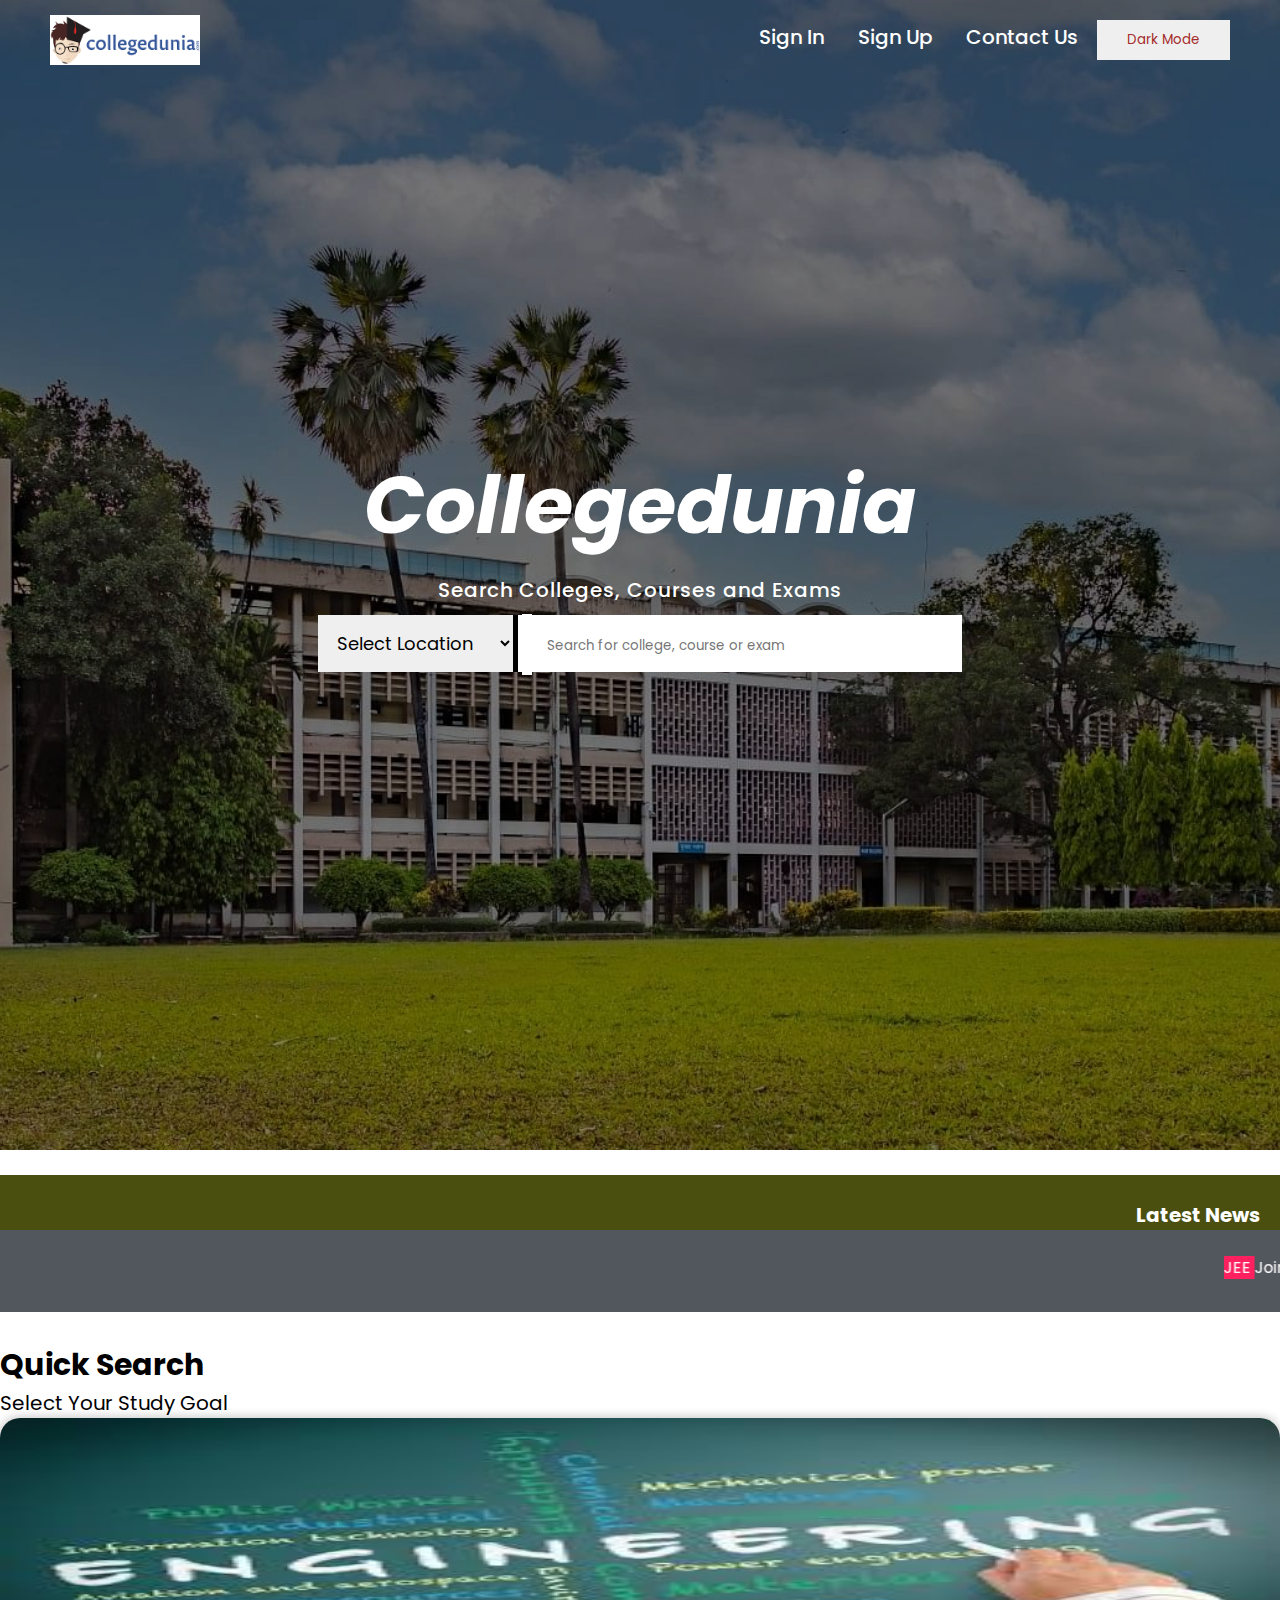
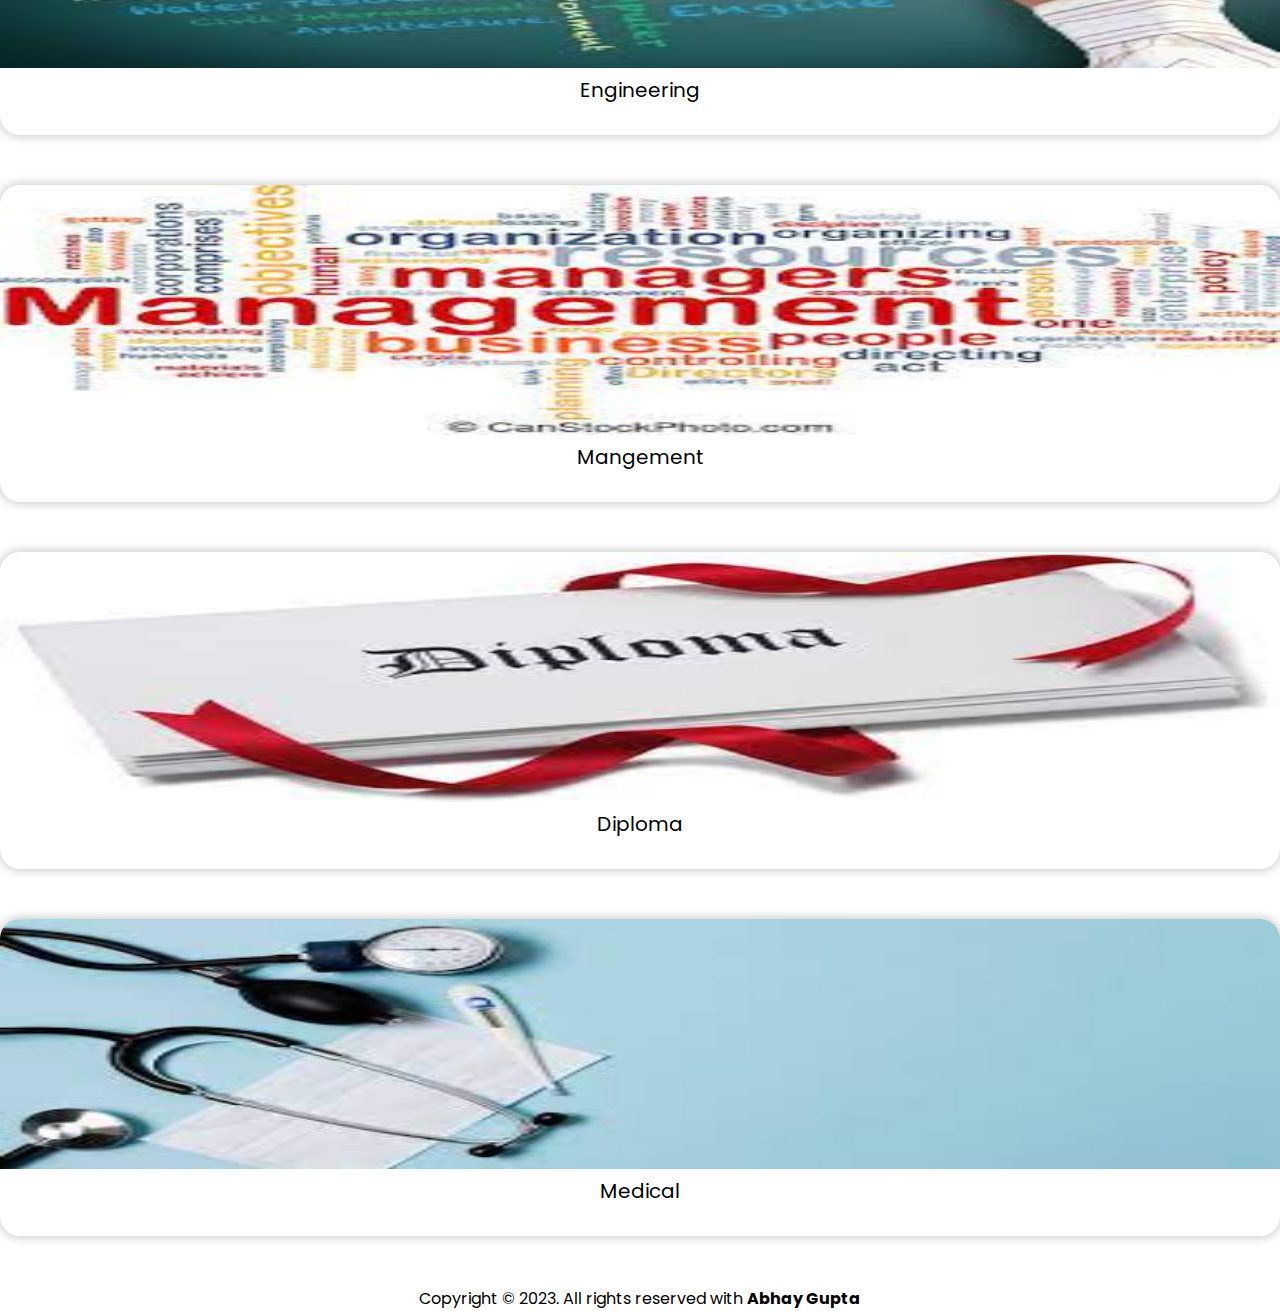
<file: index.htm>
<!DOCTYPE html>
<html lang="en">
<head>
    <meta charset="UTF-8">
    <meta http-equiv="X-UA-Compatible" content="IE=edge">
    <meta name="viewport" content="width=device-width, initial-scale=1.0">
    <title>College App</title>
    <!-- Bootstrap -->
    <link href="https://cdn.jsdelivr.net/npm/bootstrap@5.0.2/dist/css/bootstrap.min.css" rel="stylesheet" integrity="sha384-EVSTQN3/azprG1Anm3QDgpJLIm9Nao0Yz1ztcQTwFspd3yD65VohhpuuCOmLASjC" crossorigin="anonymous">
    <!-- stylesheet -->
    <link rel="stylesheet" href="style.css">
    <link rel="stylesheet" href="responsive.css">
   
    <!-- font awesome -->
    <link rel="stylesheet" href="https://use.fontawesome.com/releases/v5.15.4/css/all.css" integrity="sha384-DyZ88mC6Up2uqS4h/KRgHuoeGwBcD4Ng9SiP4dIRy0EXTlnuz47vAwmeGwVChigm" crossorigin="anonymous">
   
</head>
<body id="body">
   
    <div id="section1">
        <nav>
            <input type="checkbox" id="check">
            <label for="check" class="checkbtn"><i class="fas fa-bars"></i></label>
            <img src="img/logo.png" class="brandimg" alt="" width="150px" >
            <ul>
                <li><a href="">Sign In</a></li> 
                <li><a id="sign">Sign Up</a></li>
                <li><a target="_blank" href="contact.html">Contact Us</a></li> 
                <button>Dark Mode</button>         
            </ul>
        </nav>
            <div class="overlay">
                <h1>Collegedunia</h1> 
                 <p>Search Colleges, Courses and Exams</p>    
                <form style="background-color: white;">
                    <select id="city">
                        <option value="">Select Location</option>
                        <option value="Mumbai">Mumbai</option>
                        <option value="Delhi">Delhi</option>
                    </select>
                    
                    
                    <i class="fas fa-search icon"></i>
                    <input type="text" placeholder="Search for college, course or exam">
                  
                </form>
            </div>
       
    </div>
    
    <div id="sectionm">
        <div class="row">
            <div class="col-lg-4">
                <h2>Latest News</h2>
            </div>
            <div class="col-lg-8">
                <marquee>
                    <span class="newsBox" style="background-color: #FF205F;">JEE </span> Joint Entrance Examination – Main, formerly All India Engineering Entrance Examination. <span class="newsBox" style="background-color: #4EAE60;">NEET</span> The National Eligibility cum Entrance Test (Undergraduate) or NEET, formerly the All India Pre-Medical Test. <span class="newsBox" style="background-color: #694EAE;">UPCET</span> Uttar Pradesh State Entrance Examination.
                </marquee>
            </div>
        </div>
    </div>
     <div id="section3">
            
        <div class="container">
            <h2>Quick Search</h2>
            <p>Select Your Study Goal</p>
            <div class="row">
                <div class="col-lg-3">
                    <div class="box">
                    <a href="link.htm" target="_blank"><img src="img/Eng.jpg" alt=""></a> 
                    <p></a>Engineering</a></p> 
                    </div>
                </div>

                <div class="col-lg-3">
                    <div class="box">
                        <a href="link.htm" target="_blank"><img src="img/mangement.jpg" alt=""></a> 
                        <p>Mangement</a></p> 
                    </div>
                </div>
            
                <div class="col-lg-3">
                    <div class="box">
                        <a href="link.htm" target="_blank"><img src="img/diploma.jpg" alt=""></a> 
                        <p>Diploma</a></p> 
                    </div>
                </div>
                <div class="col-lg-3">
                    <div class="box">
                        <a href="link.htm" target="_blank"><img src="img/medical.jpg" alt=""></a> 
                        <p>Medical</a></p> 
                    </div>
                </div>   
            </div>
        </div>
    </div>
  
    
    <!-- /* model Section */ -->

    <div class="bg-model">
        <div class="login" >
          <div class="header" >
            <h1>Login</h1>
            <i class="fas fa-times" id="cross"  ></i>
          </div>
          <div class="body">
            <form action="#" class="form">
              <input type="text" placeholder="username" />
              <input type="password" placeholder="Password" />
            </form>
          </div>
          <div class="footer">
            <button>Login </button>
          </div>
        </div>
      </div>
     
      <footer>
        <p style="text-align: center;">Copyright © 2023. All rights reserved with <b>Abhay Gupta</b></p>
    </footer>
      <script src="script.js"></script>
     
</body>
</html>
</file>
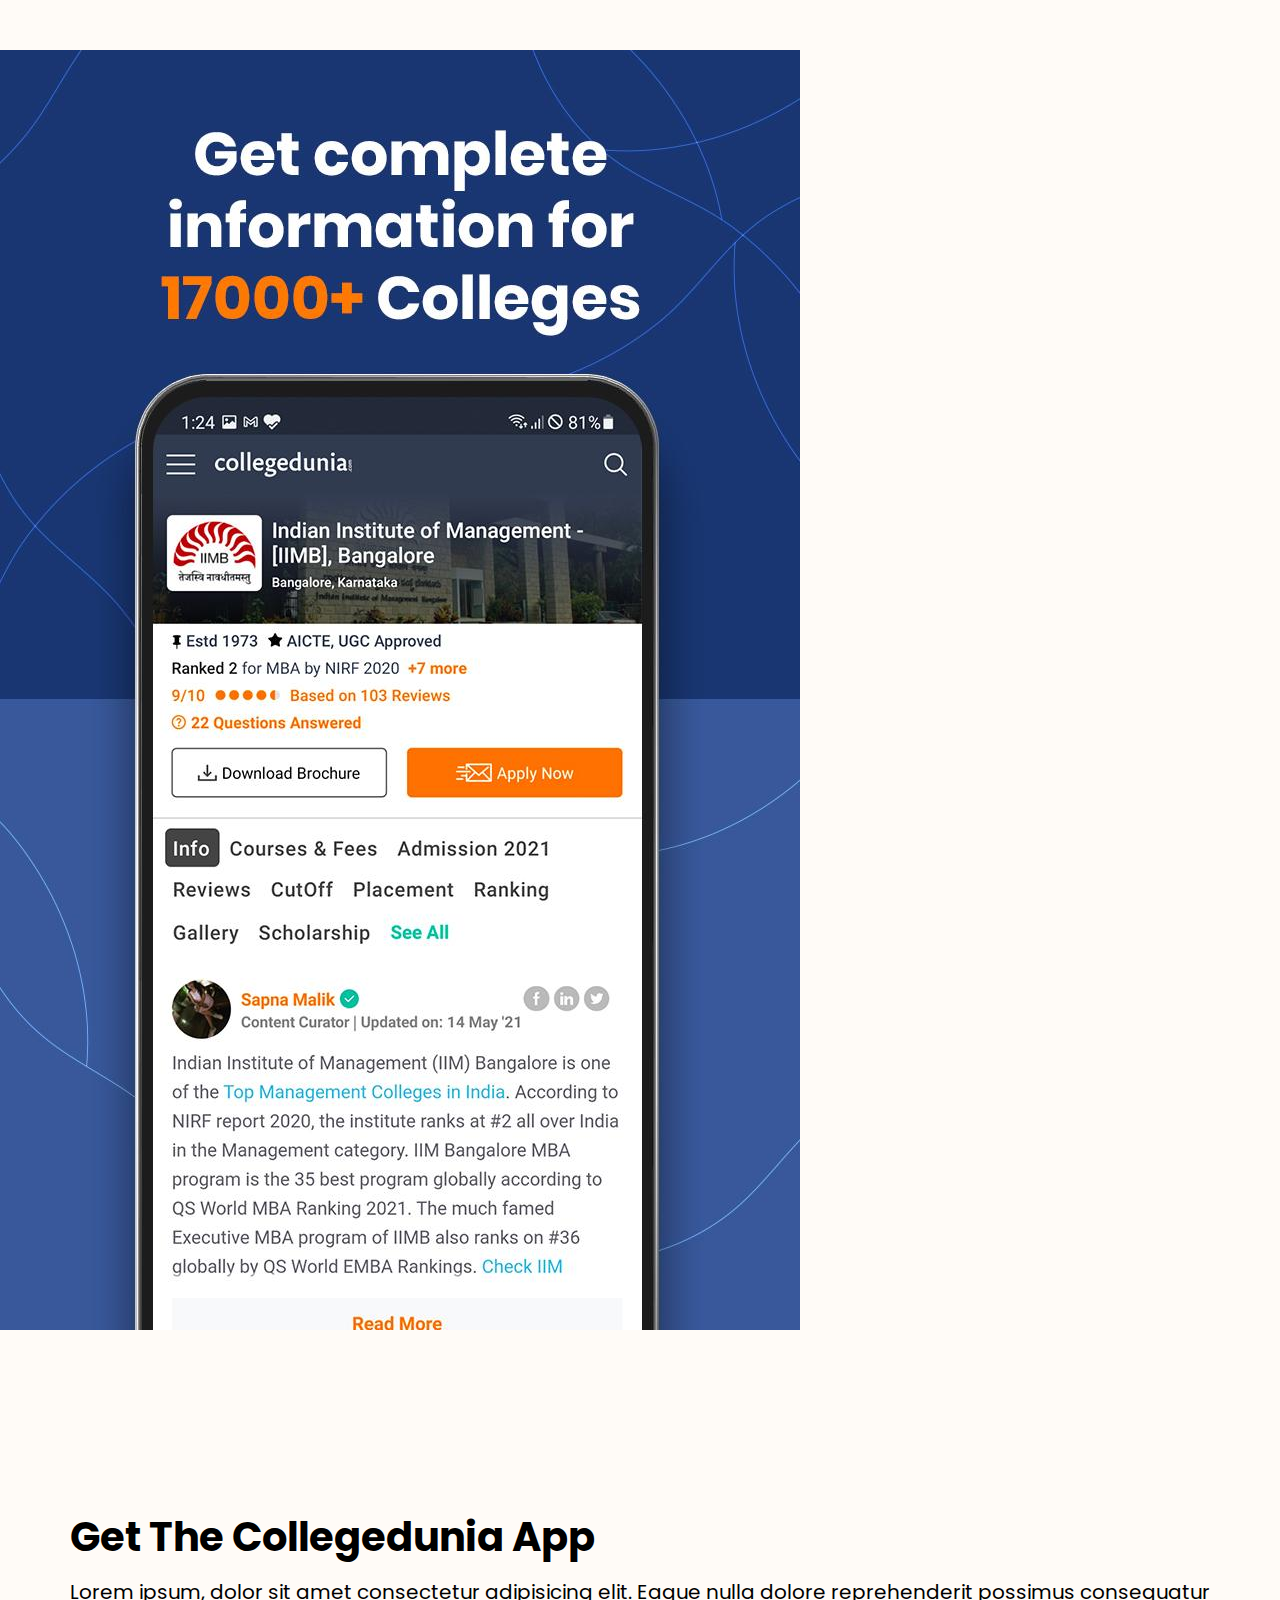
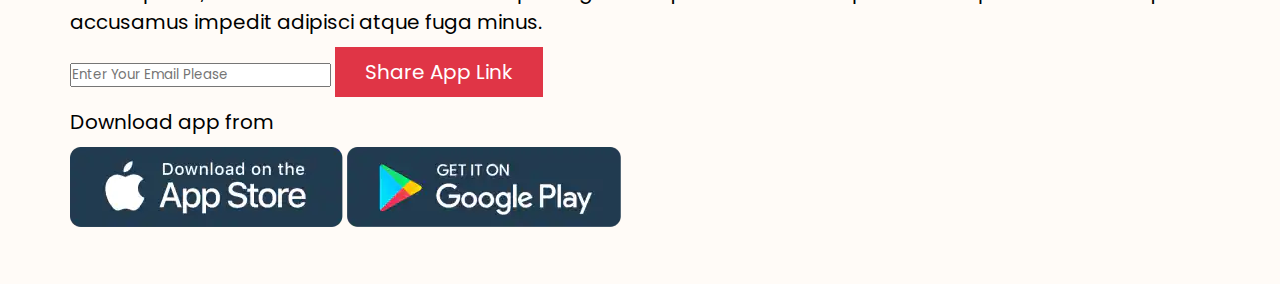
<file: contact.html>
<!DOCTYPE html>
<html lang="en">
<head>
    <meta charset="UTF-8">
    <meta name="viewport" content="width=device-width, initial-scale=1.0">
    <title>CollegeDuniya</title>
     <!-- Bootstrap -->
     <link href="https://cdn.jsdelivr.net/npm/bootstrap@5.0.2/dist/css/bootstrap.min.css" rel="stylesheet" integrity="sha384-EVSTQN3/azprG1Anm3QDgpJLIm9Nao0Yz1ztcQTwFspd3yD65VohhpuuCOmLASjC" crossorigin="anonymous">
     <!-- stylesheet -->
     <link rel="stylesheet" href="style.css">
     <link rel="stylesheet" href="responsive.css">
</head>
<body>
  
    <div id="section4">
        <div class="container">
            <div class="row">
                <div class="col-lg-4">
                    <img src="img/dowapp.jpg"  alt="" class="img-index img-fluid">
                </div>
                <div class="col-lg-8">
                    <h2>Get The Collegedunia App</h2>
                    <p>Lorem ipsum, dolor sit amet consectetur adipisicing elit. Eaque nulla dolore reprehenderit possimus consequatur accusamus impedit adipisci atque fuga minus.</p>
                    <form>
                        <input type="text" class="form-control" placeholder="Enter Your Email Please">
                        <button>Share App Link</button>
                    </form>
                    <p>Download app from</p>
                    <img class="app-download  img-fluid" src="img/app-store.webp" alt="">
                    <img class="app-download  img-fluid" src="img/google-play.webp" alt="">
                </div>
            </div>  
        </div>
    </div> 
   
</body>
</html>
</file>
<file: style.css>
@import url('https://fonts.googleapis.com/css2?family=Poppins:wght@100;200;300;400;500;600;700;800;900&display=swap');
*
{
    padding:0;
    margin:0;
    font-family: 'Poppins', sans-serif;
}
nav
{
   height: 80px;
    background-color: rgba(0, 0, 0, 0.452);
    display: flex;
    justify-content: space-between;
    align-items: center;
    padding: 0px 50px;
   
    
}
nav ul li
{
    display: inline-block;
    margin: 0px 15px;
   
}
nav ul li a
{
    color: white;
    text-decoration: none;
    font-size: 20px;
    font-weight: 500;
}
nav ul
{
    margin: 0px;
}
button{
    padding: 10px 30px;
    border: none;
    color:brown;
}
.myDark
{
    background-color: black ;
    color: white;
}
.myDark nav
{
     background-color: black;
     color: white;
}
.myDark nav ul li a
{
    color: white;
    
}
.myDark .brandimg
{
    filter: invert(1);
}


.checkbtn
{
    color: black;
    font-size: 25px;

    right: 20px;
    display: none;
}
#check
{
    display: none;
}

#section1
{
    background-image: url("img/college.jpg");
   
    background-position: center;
    background-repeat: no-repeat;
    background-size: cover;
   
}

.overlay
{
    
  
    background-color: rgba(0, 0, 0, 0.452);
    height:100vh;
    display: flex;
    flex-direction: column;
     
    align-items: center;
   
}

#section1 h1
{
    padding-top:280px;
    font-size:80px;
    color: white;
    font-style: italic;

}
#section1 p
{
    font-size: 20px;
    color:white;
    letter-spacing: 1px;
    font-weight: 500;
    margin: 10px 0px;
}
#section1 select {
    padding: 15px;
    width: 200px;
    border: none;
    font-size: 18px;
    border-right: 5px solid black;
    outline: none;
    
   
   
}
#section1 .icon {
    font-size:15px;
    color: rgb(199, 199, 199);
    /* color: black; */
    padding-left: 20px;
    background-color: white;
    padding: 20px 5px;
    
   
    
   
   
}
#section1 input {
    padding:15px;
    width: 400px;
    border: none;
    color: black;
    outline: none;
    
    
   
   
   
}

#section1 div
{
    color: white;
    padding:85px 250px;
    
}


#section3
{
    padding-top: 30px;
   
    
}

#section3 .box img
{
    width: 100%;
    height: 250px;
    border-radius: 20px 20px 0px 0px;
}
#section3 .box p{
    text-align: center;
   
}
#section3 .box p a
{
    font-size: 20px;
    font-weight: 400;   
    text-decoration: none;
    color:black;
    padding: 0px 0px;
}
#section3 .box
{
   box-shadow: 0px 0px 10px 2px rgb(206, 206, 206);
    padding-bottom: 30px;
    border-radius: 20px;
    width: 100%;
    margin-bottom: 50px;
}
#section3 h2
{
   font-size: 30px;
}
#section3 p
{
    font-size: 20px;
}
#section3 .box:hover
{
    transform: scale(1.1);
    transition: all 2s;
    cursor: pointer;
}
.checkbtn
{
    color: black;
    font-size: 25px;
    position: absolute;
    right: 30px;
    display: none;   

}
#check
{
    display: none;   
}
#section4 .container
{
    display:flex;
    
     
}
#section4
{
    padding:50px 0px;
    background-color: #FFFBF7;
}
#section4 h2
{
    font-size: 40px;
    padding-top: 170px;
}
#section4 p
{
    font-size: 20px;
    margin:10px 0px;
}
.col-lg-8
{
   padding-left: 70px;
}

#section4 button{
    padding:10px 30px;
    font-size: 20px;
    background-color: #E03546;
    border:none;
    color:white;
}

/* model Section */

.bg-model
{
    width: 100%;
    height: 100%;
    background-color: rgba(0, 0, 0, 0.473);
    position: absolute;
    top: 0;
    justify-content: center;
    align-items: center;
     display: none;
    transition: display 1s;
}
.bg-model.active
{
    display: flex;
}

.login {
    position: absolute;
    padding: 50px 25px;
    
    background: white;
    
    border-radius: 10px;
    
  }
  
  .header {
    position: relative;
  }
  
  .header h1 {
    text-align: center;
    text-transform: uppercase;
    color: #343335;
    padding-bottom: 7px;
    border-bottom: 2px solid #343335;
  }
  
  .header i {
    position: absolute;
    top: 0;
    right: 0;
    font-size: 20px;
    color: #343335;
  }
  
  .body .form input {
    display: block;
    padding: 10px;
    margin: 25px 10px;
    outline: none;
    border: solid #343335 1px;
    color: #343335;
    transition: 0.4s;
  }
  
  .body .form input:focus {
    border-color: #343335;
  }
  
  .footer {
    position: relative;
    height: 40px;
    width: 100%;
  }
  
  .footer button {
    position: absolute;
    padding: 10px;
    min-width: 100px;
    left: 50%;
    transform: translateX(-50%);
    background: #343335;
    border: none;
    color: white;
    cursor: pointer;
    transition: 0.4s;
  }
  
  .footer button:hover {
    background: #343335;
  }

  /*marquee Tag*/
#sectionm{
   margin-top: 25px;
}
  #sectionm marquee
{
    padding:25px 0px;
    color:white;
}
#sectionm h2
{
    text-align: right;
    padding-top:25px;
    color:white;
    font-size: 20px;
    margin-right: 20px;
}
#sectionm .col-lg-4
{
    background-color: #4A4F10;
}
#sectionm .col-lg-8
{
    background-color: #52575E;
}
.newsbox
{
  padding-left: 5px;
  margin-left: 20px;
}

.section7box
{
    position: relative;
    text-align: center;
}
.section7box h3
{
    font-size: 20px;
    margin:20px 0px;
}
#section7 img
{
    display: inline-block;
    z-index: 1;
}
#section7 h1
{
    margin-bottom: 80px;;
}
#section7
{
    
    background-image: url("img/review-bg.png");
   
    /* background-position: right; */
 }
 .circle
{
    padding:20px;
    background-color: #FFB320;
    border-radius: 50%;
    position: absolute;
    display: inline-block;
    top:-30px;
    left:20px;
    color:white;
    font-size: 18px;
    font-weight: 600;
   
}
  
  
@media only screen and (max-width: 420px)
{
    .checkbtn
    {
        display: block;   
    }
    nav
    {
        padding: 0px 20px;
    }
    nav ul
    {
        position: fixed;
        top: 82px;
        background-color:white;
        width: 50%;
        height: 100vh;
        left:-100%;
        transition: all 3s;
    }
    nav ul li 
    {
        display: block;
        margin: 20px 20px;
    }
    nav ul li a
    {
       color: black;
    }
    #check:checked ~ul
    {
          left: 0px;
    }
    


}
</file>
<file: responsive.css>
@media only screen and (max-width:420px)
{
    #section1 h1
    {
        font-size: 50px;
        padding-top:170px;
    }
    #section1 p
    {
        text-align: center;
    }
    #section1 form
    {
        margin:5px;
        padding: -6px 250px;
    }
    #section1 form input
    {
        width:317px;
    }
    #section1 form select{
        width: 200px;
    }
    #section1 div {
        color: white;
        padding: 85px 206px;
    }





    #listing #section1 h2
   {
       font-size: 50px;
       padding-top:200px;
   }
   #listing #section1 p
   {
       width: 100%;
       font-size: 18px;
   }
   #listing .overlay
   {
       height:calc(100vh - 80px);
   }
   #listing .btn1
   {
       margin:20px 5px;
   }
   .btn1 img
   {
    border-radius: 10px 10px 0px 0px;
    /* row productbox */
}
.btn1
{
    display:inherit;
    margin-bottom:30px;
    box-shadow: 0px 0px 9px 1px rgba(175, 175, 175, 0.466);
    border-radius: 10px;

}

#section1 .content 
{
    width: 100%;
}
#section1 .content h2
{
    margin-top:20px;
}
#section1 .row
{
    padding: -5px 94px;
}

}
</file>
